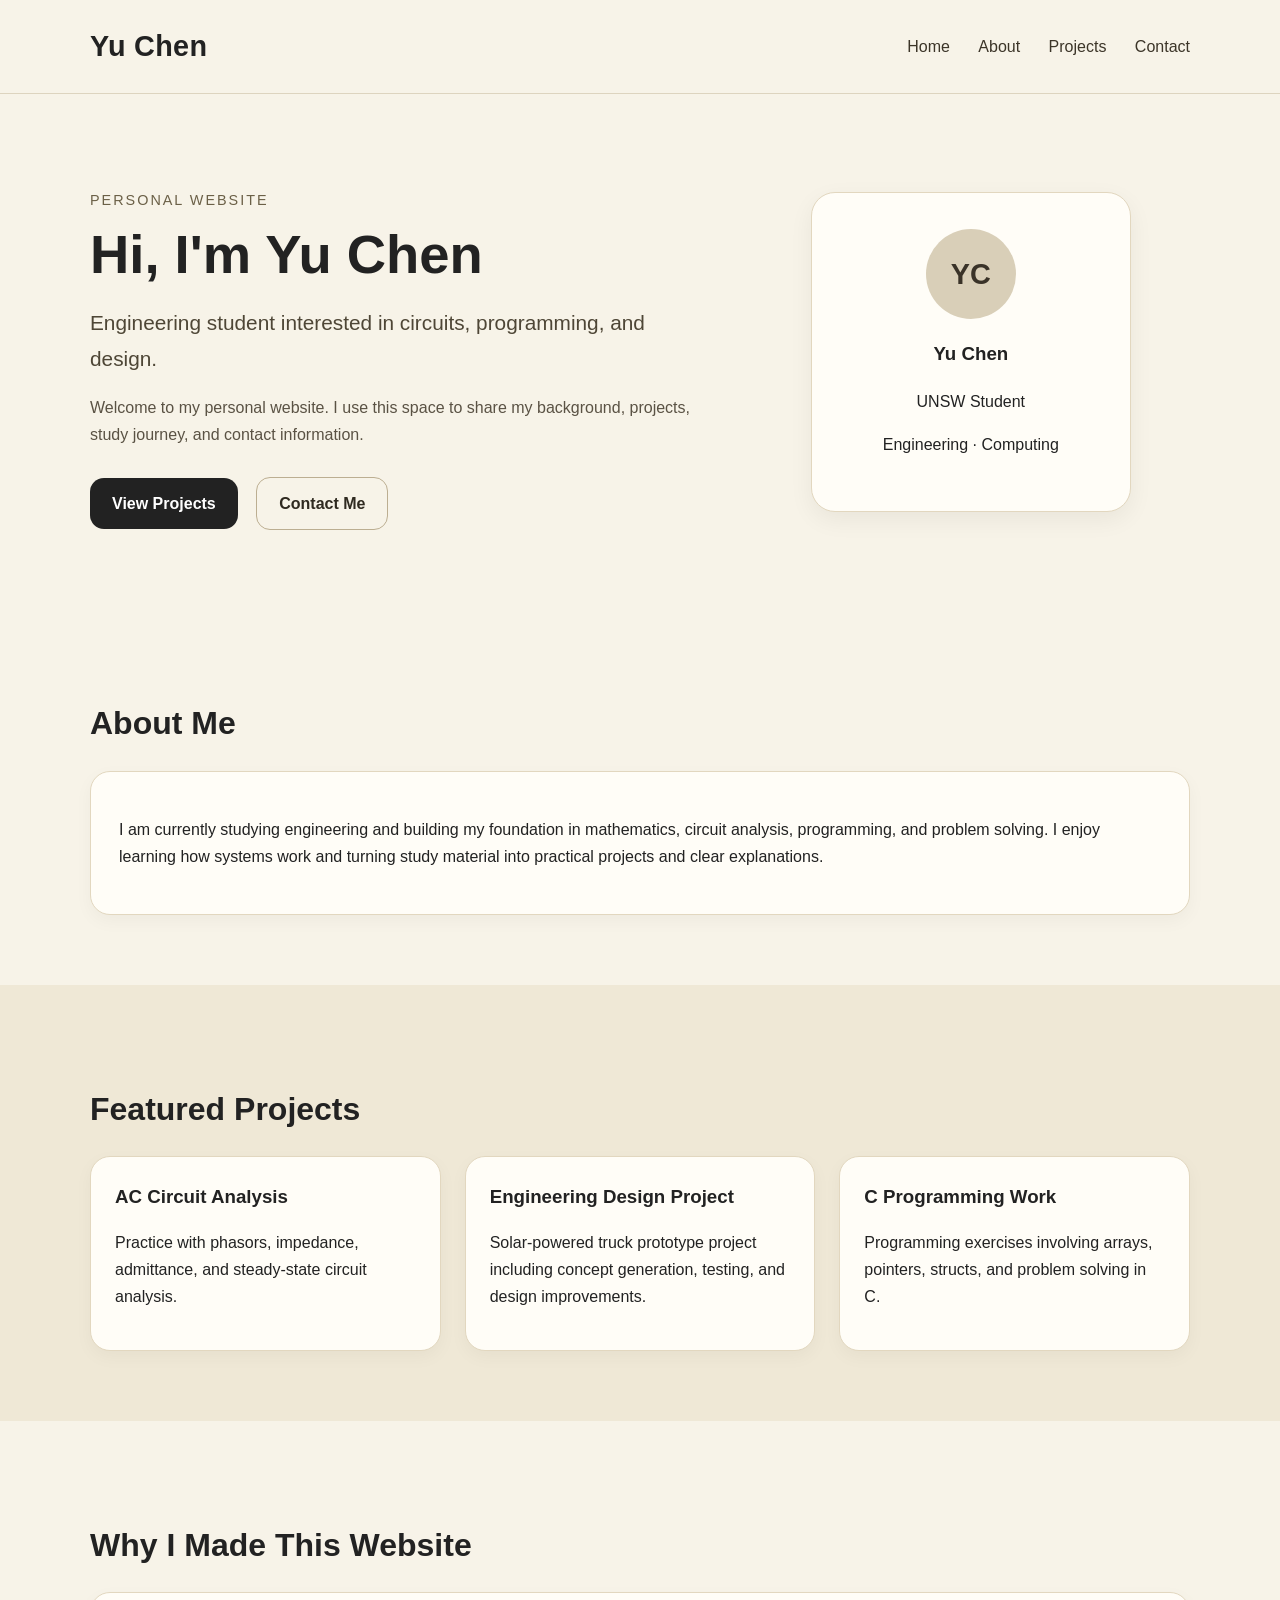
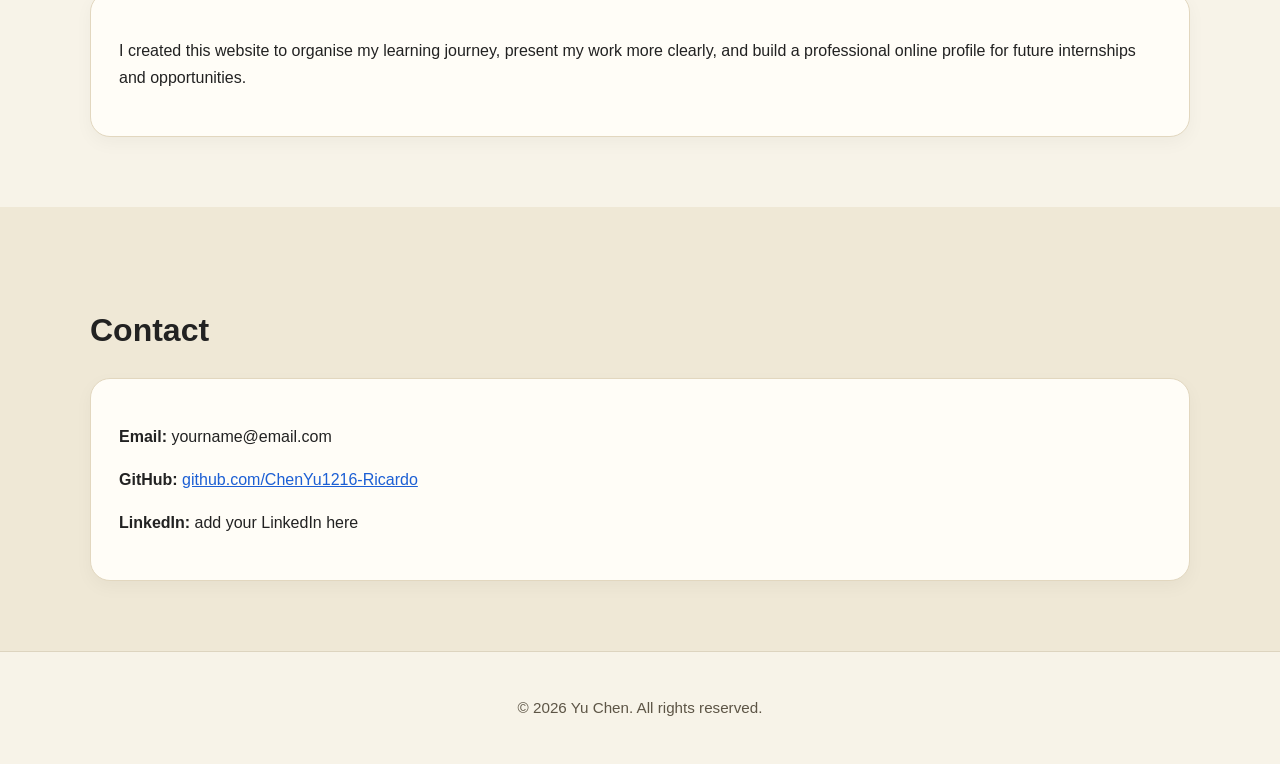
<file: index.html>
<!DOCTYPE html>
<html lang="en">
<head>
  <meta charset="UTF-8" />
  <meta name="viewport" content="width=device-width, initial-scale=1.0" />
  <title>Yu Chen | Personal Website</title>
  <link rel="stylesheet" href="style.css" />
</head>
<body>
  <header class="navbar">
    <div class="container nav-inner">
      <div class="logo">Yu Chen</div>
      <nav>
        <a href="#home">Home</a>
        <a href="#about">About</a>
        <a href="#projects">Projects</a>
        <a href="#contact">Contact</a>
      </nav>
    </div>
  </header>

  <main>
    <section id="home" class="hero">
      <div class="container hero-grid">
        <div class="hero-text">
          <p class="tag">Personal Website</p>
          <h1>Hi, I'm Yu Chen</h1>
          <p class="subtitle">
            Engineering student interested in circuits, programming, and design.
          </p>
          <p class="intro">
            Welcome to my personal website. I use this space to share my background,
            projects, study journey, and contact information.
          </p>
          <div class="hero-buttons">
            <a class="btn primary" href="#projects">View Projects</a>
            <a class="btn secondary" href="#contact">Contact Me</a>
          </div>
        </div>

        <div class="hero-card">
          <div class="profile-box">
            <div class="avatar">YC</div>
            <h3>Yu Chen</h3>
            <p>UNSW Student</p>
            <p>Engineering · Computing</p>
          </div>
        </div>
      </div>
    </section>

    <section id="about" class="section">
      <div class="container">
        <h2>About Me</h2>
        <div class="card">
          <p>
            I am currently studying engineering and building my foundation in
            mathematics, circuit analysis, programming, and problem solving.
            I enjoy learning how systems work and turning study material into
            practical projects and clear explanations.
          </p>
        </div>
      </div>
    </section>

    <section id="projects" class="section alt">
      <div class="container">
        <h2>Featured Projects</h2>
        <div class="cards">
          <div class="project-card">
            <h3>AC Circuit Analysis</h3>
            <p>
              Practice with phasors, impedance, admittance, and steady-state circuit analysis.
            </p>
          </div>

          <div class="project-card">
            <h3>Engineering Design Project</h3>
            <p>
              Solar-powered truck prototype project including concept generation,
              testing, and design improvements.
            </p>
          </div>

          <div class="project-card">
            <h3>C Programming Work</h3>
            <p>
              Programming exercises involving arrays, pointers, structs, and problem solving in C.
            </p>
          </div>
        </div>
      </div>
    </section>

    <section class="section">
      <div class="container">
        <h2>Why I Made This Website</h2>
        <div class="card">
          <p>
            I created this website to organise my learning journey, present my work more clearly,
            and build a professional online profile for future internships and opportunities.
          </p>
        </div>
      </div>
    </section>

    <section id="contact" class="section alt">
      <div class="container">
        <h2>Contact</h2>
        <div class="card">
          <p><strong>Email:</strong> yourname@email.com</p>
          <p><strong>GitHub:</strong> <a href="https://github.com/ChenYu1216-Ricardo" target="_blank">github.com/ChenYu1216-Ricardo</a></p>
          <p><strong>LinkedIn:</strong> add your LinkedIn here</p>
        </div>
      </div>
    </section>
  </main>

  <footer class="footer">
    <div class="container">
      <p>© 2026 Yu Chen. All rights reserved.</p>
    </div>
  </footer>
</body>
</html>
</file>
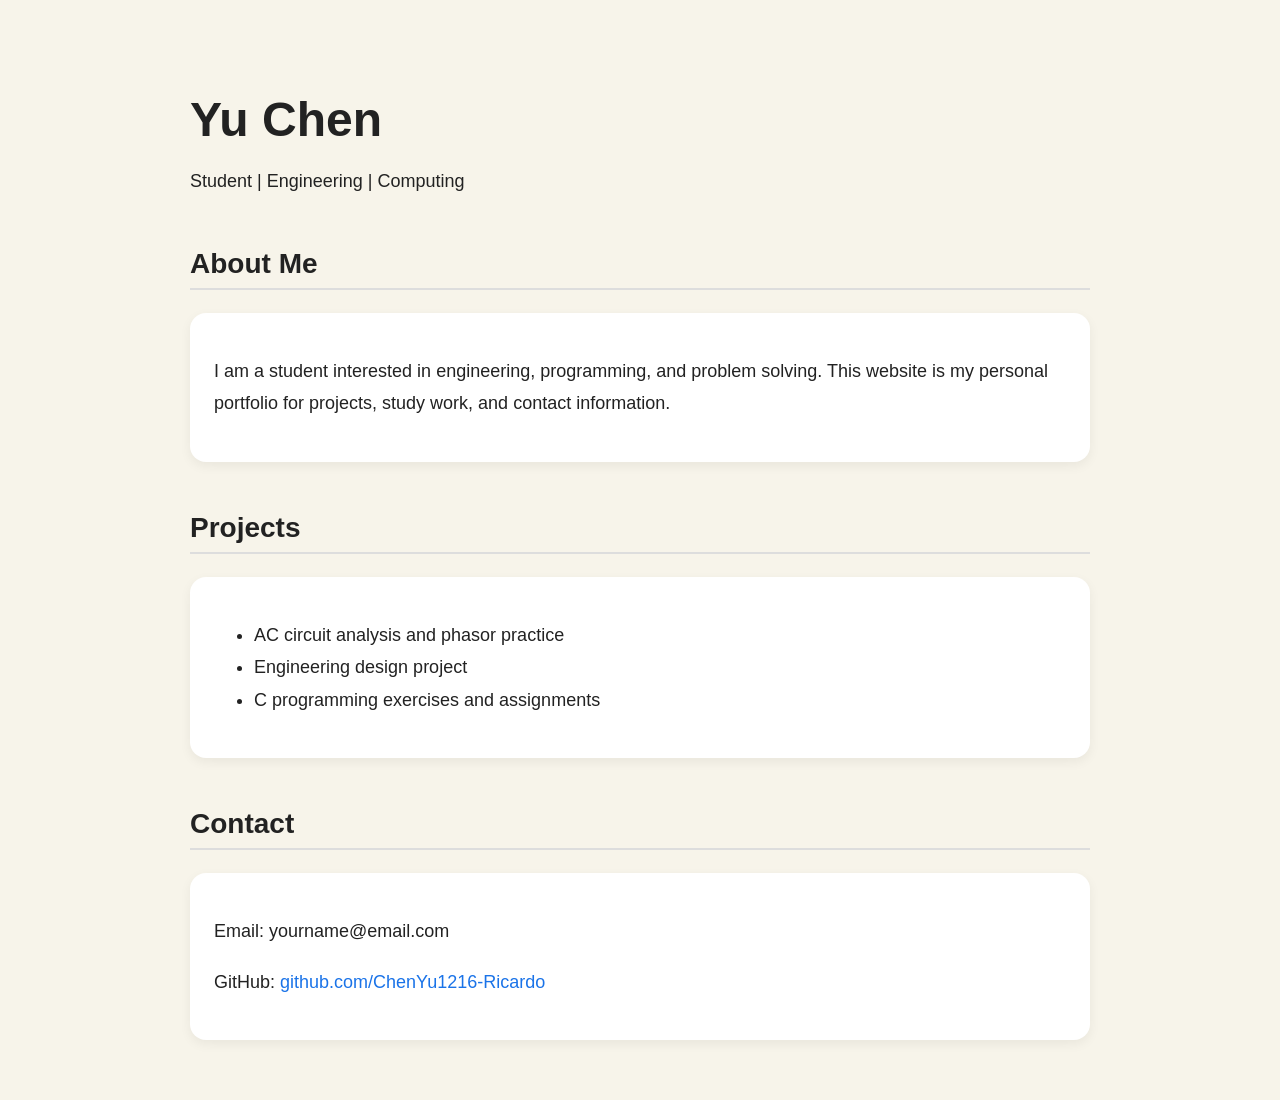
<file: Create index.html>
<!DOCTYPE html>
<html lang="en">
<head>
  <meta charset="UTF-8" />
  <meta name="viewport" content="width=device-width, initial-scale=1.0" />
  <title>Yu Chen | Personal Website</title>
  <style>
    body {
      margin: 0;
      font-family: Arial, sans-serif;
      background: #f7f4ea;
      color: #222;
    }
    .container {
      max-width: 900px;
      margin: 0 auto;
      padding: 60px 24px;
    }
    h1 {
      font-size: 48px;
      margin-bottom: 10px;
    }
    h2 {
      margin-top: 50px;
      font-size: 28px;
      border-bottom: 2px solid #ddd;
      padding-bottom: 8px;
    }
    p {
      line-height: 1.8;
      font-size: 18px;
    }
    .card {
      background: white;
      border-radius: 16px;
      padding: 24px;
      margin-top: 20px;
      box-shadow: 0 4px 12px rgba(0,0,0,0.06);
    }
    a {
      color: #1a73e8;
      text-decoration: none;
    }
    ul {
      line-height: 1.8;
      font-size: 18px;
    }
  </style>
</head>
<body>
  <div class="container">
    <h1>Yu Chen</h1>
    <p>Student | Engineering | Computing</p>

    <h2>About Me</h2>
    <div class="card">
      <p>
        I am a student interested in engineering, programming, and problem solving.
        This website is my personal portfolio for projects, study work, and contact information.
      </p>
    </div>

    <h2>Projects</h2>
    <div class="card">
      <ul>
        <li>AC circuit analysis and phasor practice</li>
        <li>Engineering design project</li>
        <li>C programming exercises and assignments</li>
      </ul>
    </div>

    <h2>Contact</h2>
    <div class="card">
      <p>Email: yourname@email.com</p>
      <p>GitHub: <a href="https://github.com/ChenYu1216-Ricardo" target="_blank">github.com/ChenYu1216-Ricardo</a></p>
    </div>
  </div>
</body>
</html>
</file>
<file: style.css>
* {
  box-sizing: border-box;
}

html {
  scroll-behavior: smooth;
}

body {
  margin: 0;
  font-family: Arial, Helvetica, sans-serif;
  background: #f7f3e8;
  color: #222;
  line-height: 1.7;
}

.container {
  width: min(1100px, 90%);
  margin: 0 auto;
}

.navbar {
  position: sticky;
  top: 0;
  background: rgba(247, 243, 232, 0.95);
  backdrop-filter: blur(8px);
  border-bottom: 1px solid #ddd4bf;
  z-index: 100;
}

.nav-inner {
  display: flex;
  justify-content: space-between;
  align-items: center;
  padding: 22px 0;
}

.logo {
  font-size: 1.8rem;
  font-weight: 700;
  letter-spacing: 0.3px;
}

nav a {
  margin-left: 24px;
  text-decoration: none;
  color: #3c3528;
  font-weight: 500;
}

nav a:hover {
  color: #000;
}

.hero {
  padding: 80px 0 70px;
}

.hero-grid {
  display: grid;
  grid-template-columns: 1.4fr 1fr;
  gap: 48px;
  align-items: center;
}

.tag {
  display: inline-block;
  margin-bottom: 12px;
  color: #6b6047;
  letter-spacing: 2px;
  font-size: 0.9rem;
  text-transform: uppercase;
}

.hero h1 {
  font-size: 3.4rem;
  margin: 0 0 14px;
  line-height: 1.1;
}

.subtitle {
  font-size: 1.3rem;
  color: #4e4636;
  margin-bottom: 18px;
}

.intro {
  max-width: 640px;
  color: #5a5244;
}

.hero-buttons {
  margin-top: 28px;
}

.btn {
  display: inline-block;
  padding: 12px 22px;
  border-radius: 14px;
  text-decoration: none;
  font-weight: 600;
  margin-right: 14px;
}

.btn.primary {
  background: #222;
  color: #fff;
}

.btn.secondary {
  border: 1px solid #bcae91;
  color: #2f2a20;
  background: transparent;
}

.hero-card {
  display: flex;
  justify-content: center;
}

.profile-box {
  width: 100%;
  max-width: 320px;
  background: #fffdf7;
  border: 1px solid #e2d7bf;
  border-radius: 24px;
  padding: 36px 28px;
  text-align: center;
  box-shadow: 0 8px 24px rgba(0, 0, 0, 0.06);
}

.avatar {
  width: 90px;
  height: 90px;
  margin: 0 auto 18px;
  border-radius: 50%;
  background: #d9cfb8;
  display: flex;
  align-items: center;
  justify-content: center;
  font-size: 1.8rem;
  font-weight: bold;
  color: #3a3328;
}

.section {
  padding: 70px 0;
}

.section.alt {
  background: #efe8d6;
}

h2 {
  font-size: 2rem;
  margin-bottom: 20px;
}

.card {
  background: #fffdf7;
  border: 1px solid #e2d7bf;
  border-radius: 20px;
  padding: 28px;
  box-shadow: 0 6px 18px rgba(0, 0, 0, 0.04);
}

.cards {
  display: grid;
  grid-template-columns: repeat(3, 1fr);
  gap: 24px;
}

.project-card {
  background: #fffdf7;
  border: 1px solid #e2d7bf;
  border-radius: 20px;
  padding: 24px;
  box-shadow: 0 6px 18px rgba(0, 0, 0, 0.04);
}

.project-card h3 {
  margin-top: 0;
  margin-bottom: 12px;
}

.footer {
  padding: 28px 0;
  border-top: 1px solid #ddd4bf;
  text-align: center;
  color: #5d5546;
  font-size: 0.95rem;
}

a {
  color: #1c5fd4;
}

@media (max-width: 820px) {
  .hero-grid {
    grid-template-columns: 1fr;
  }

  .cards {
    grid-template-columns: 1fr;
  }

  nav {
    display: none;
  }

  .hero h1 {
    font-size: 2.6rem;
  }
}
</file>
